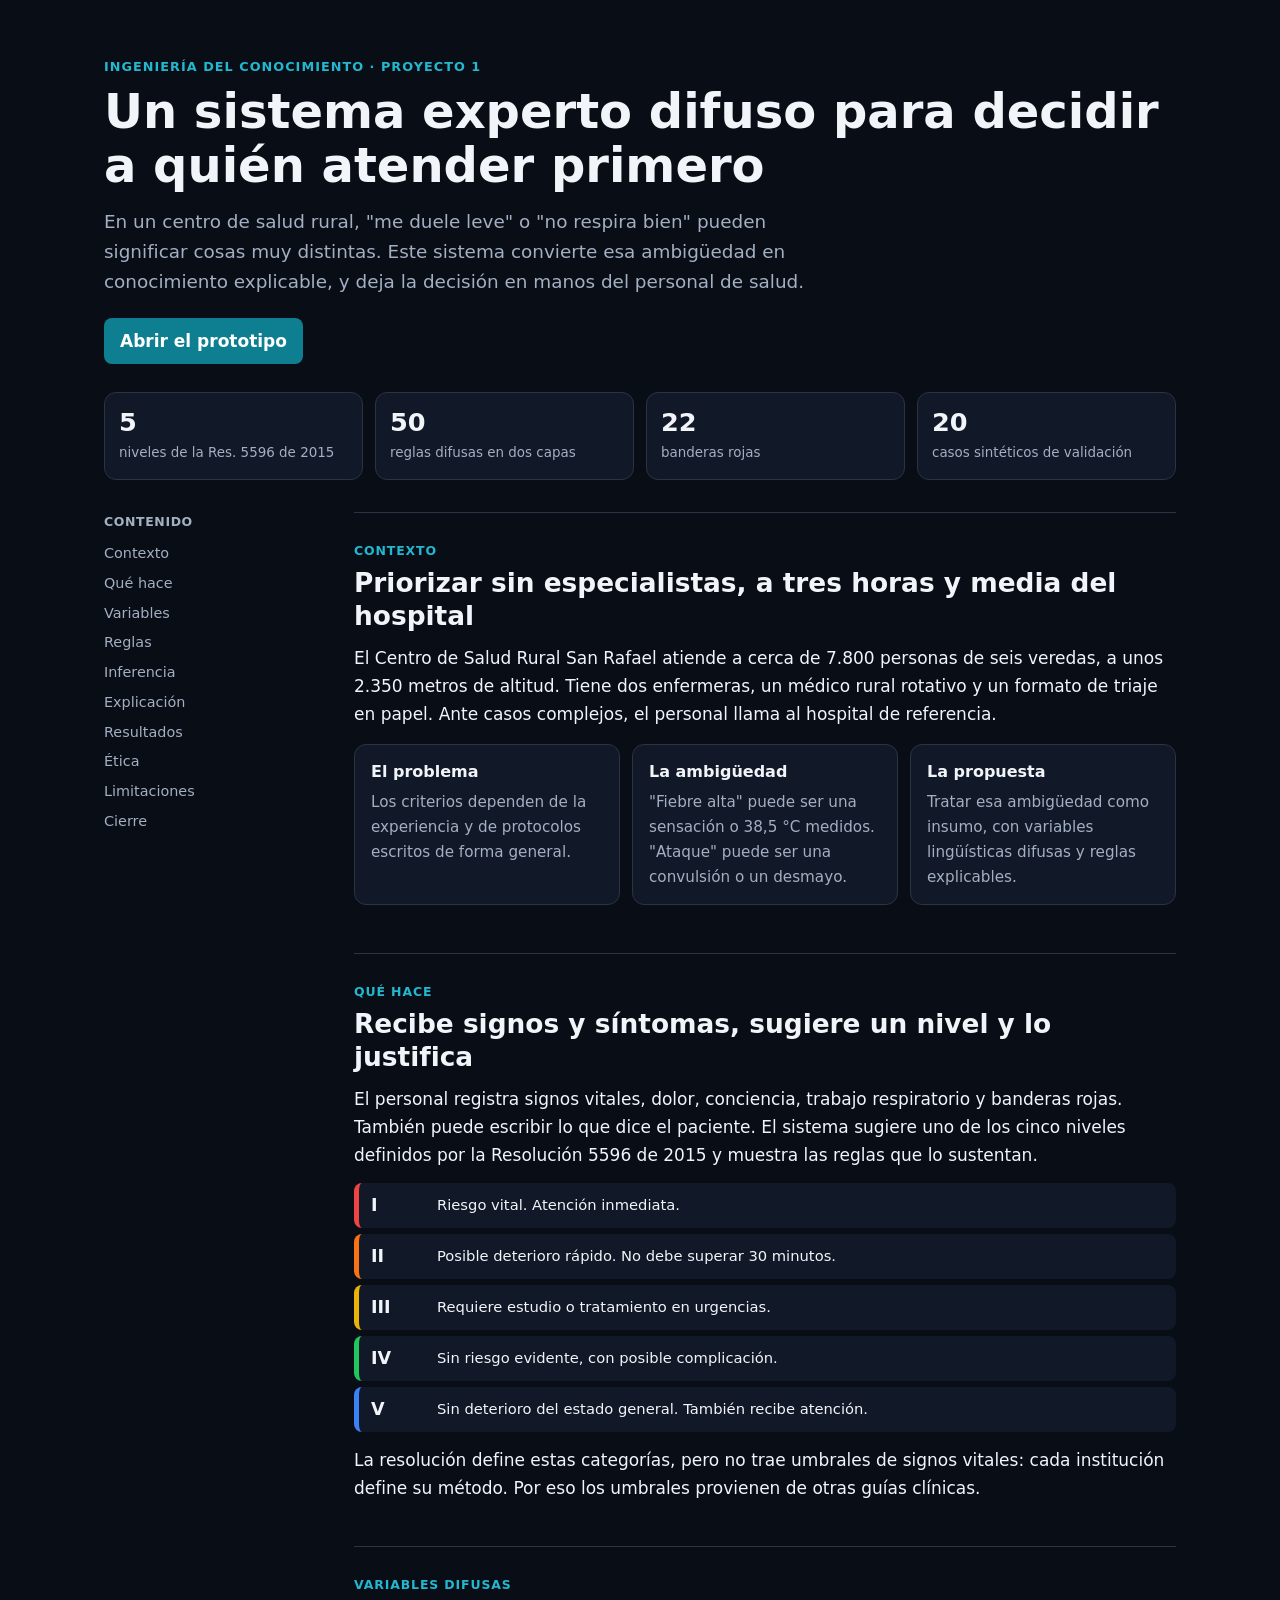
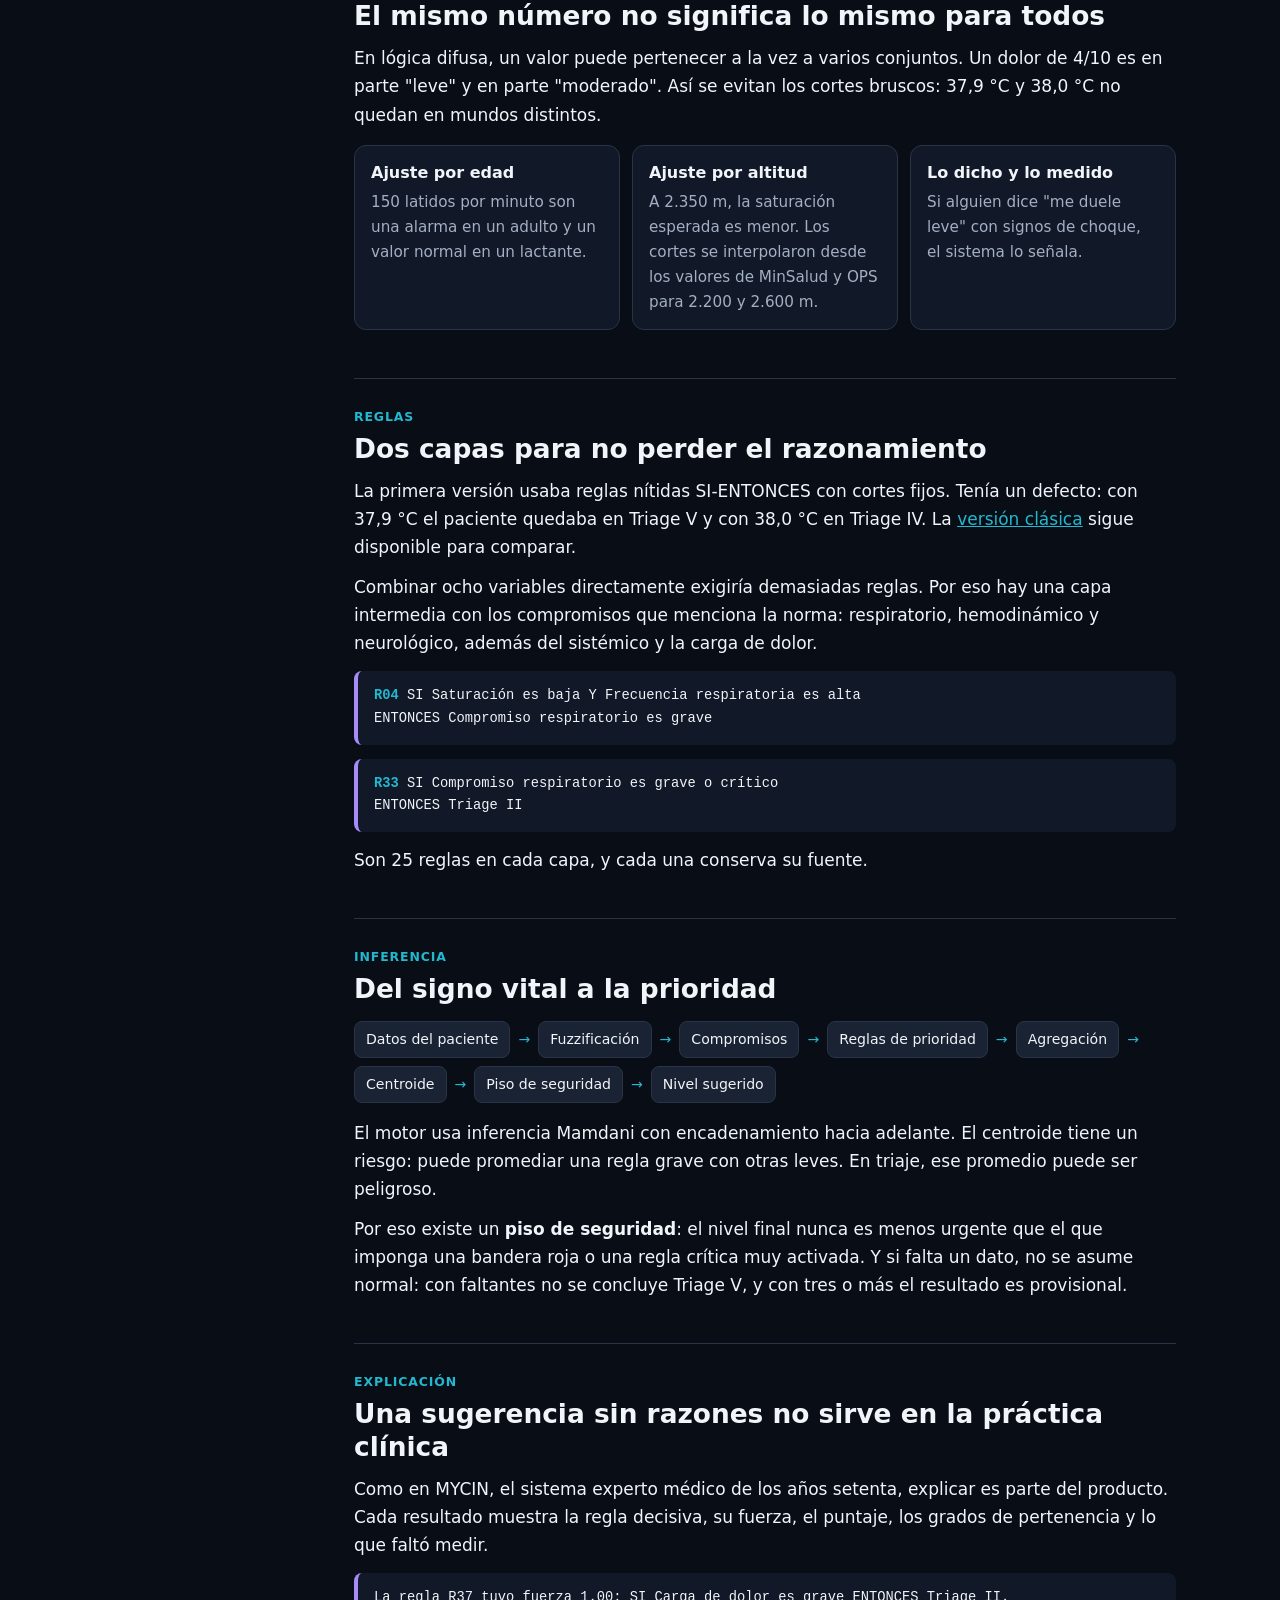
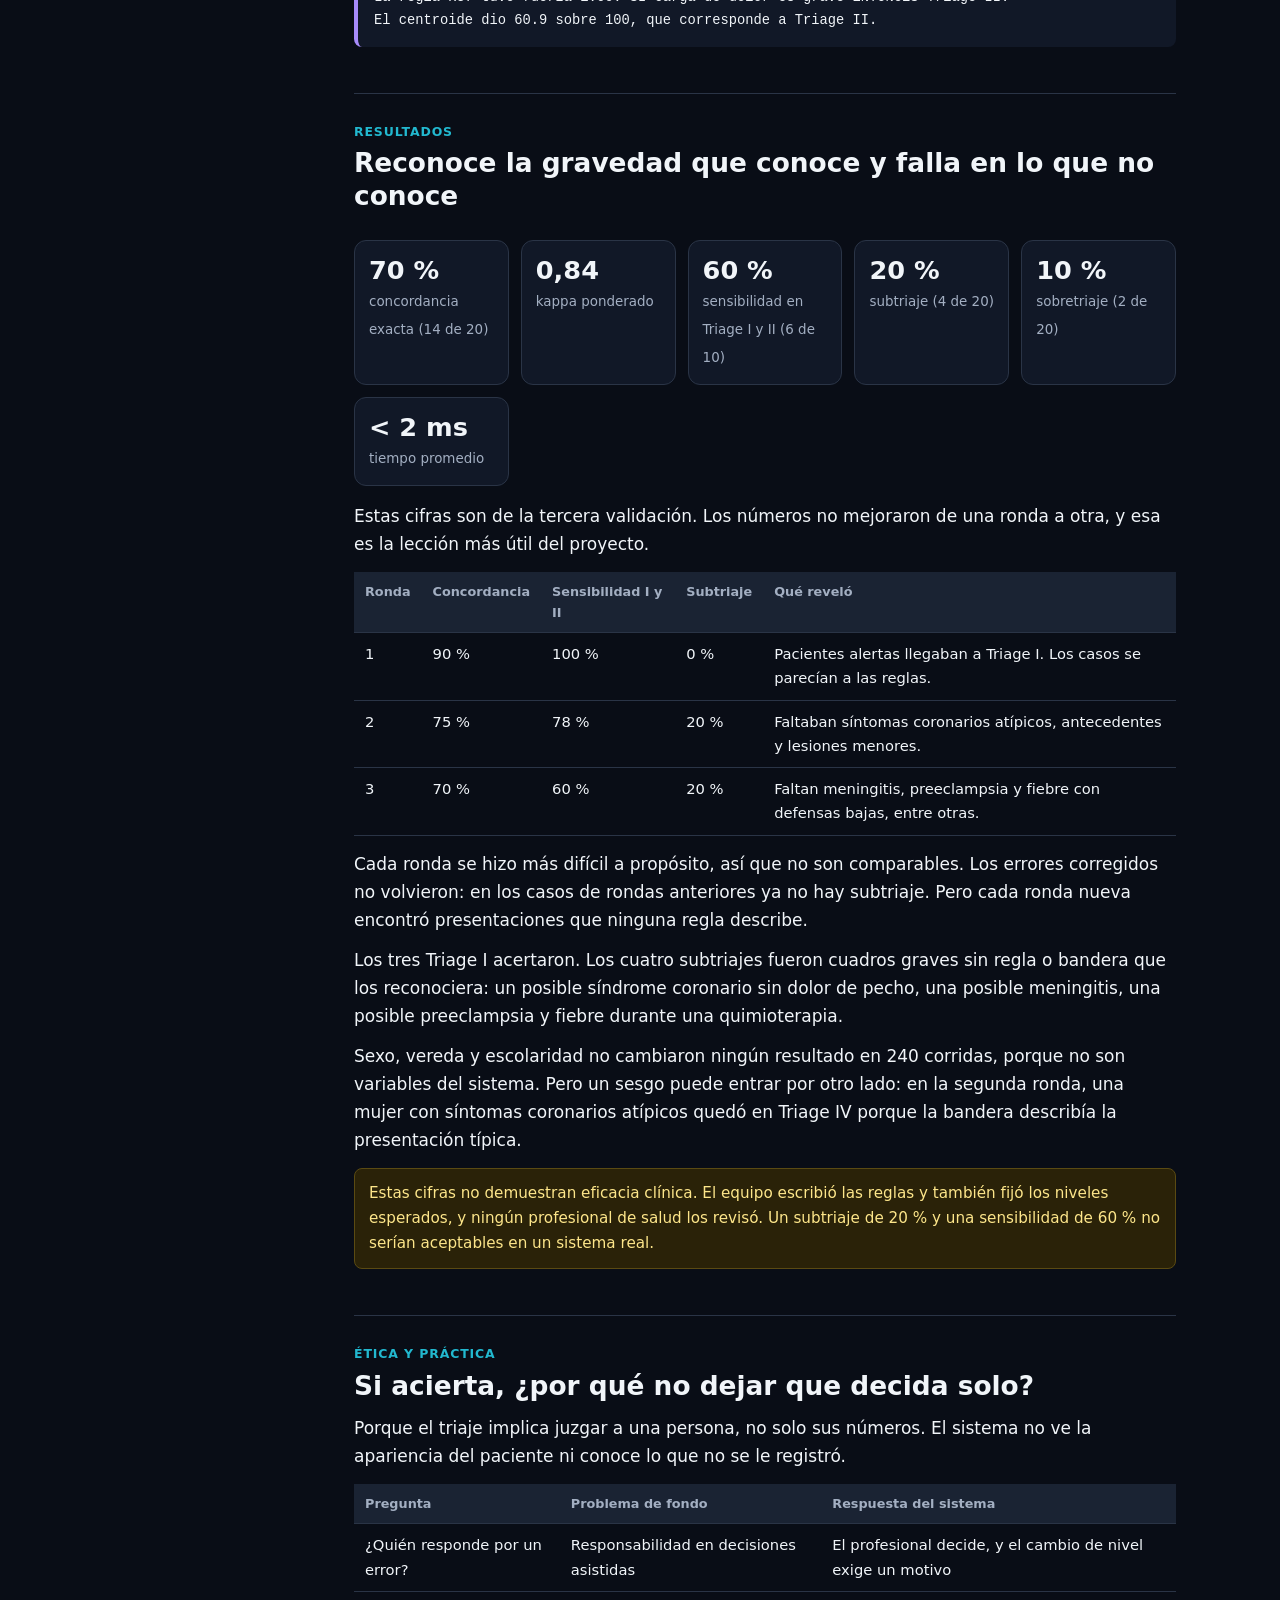
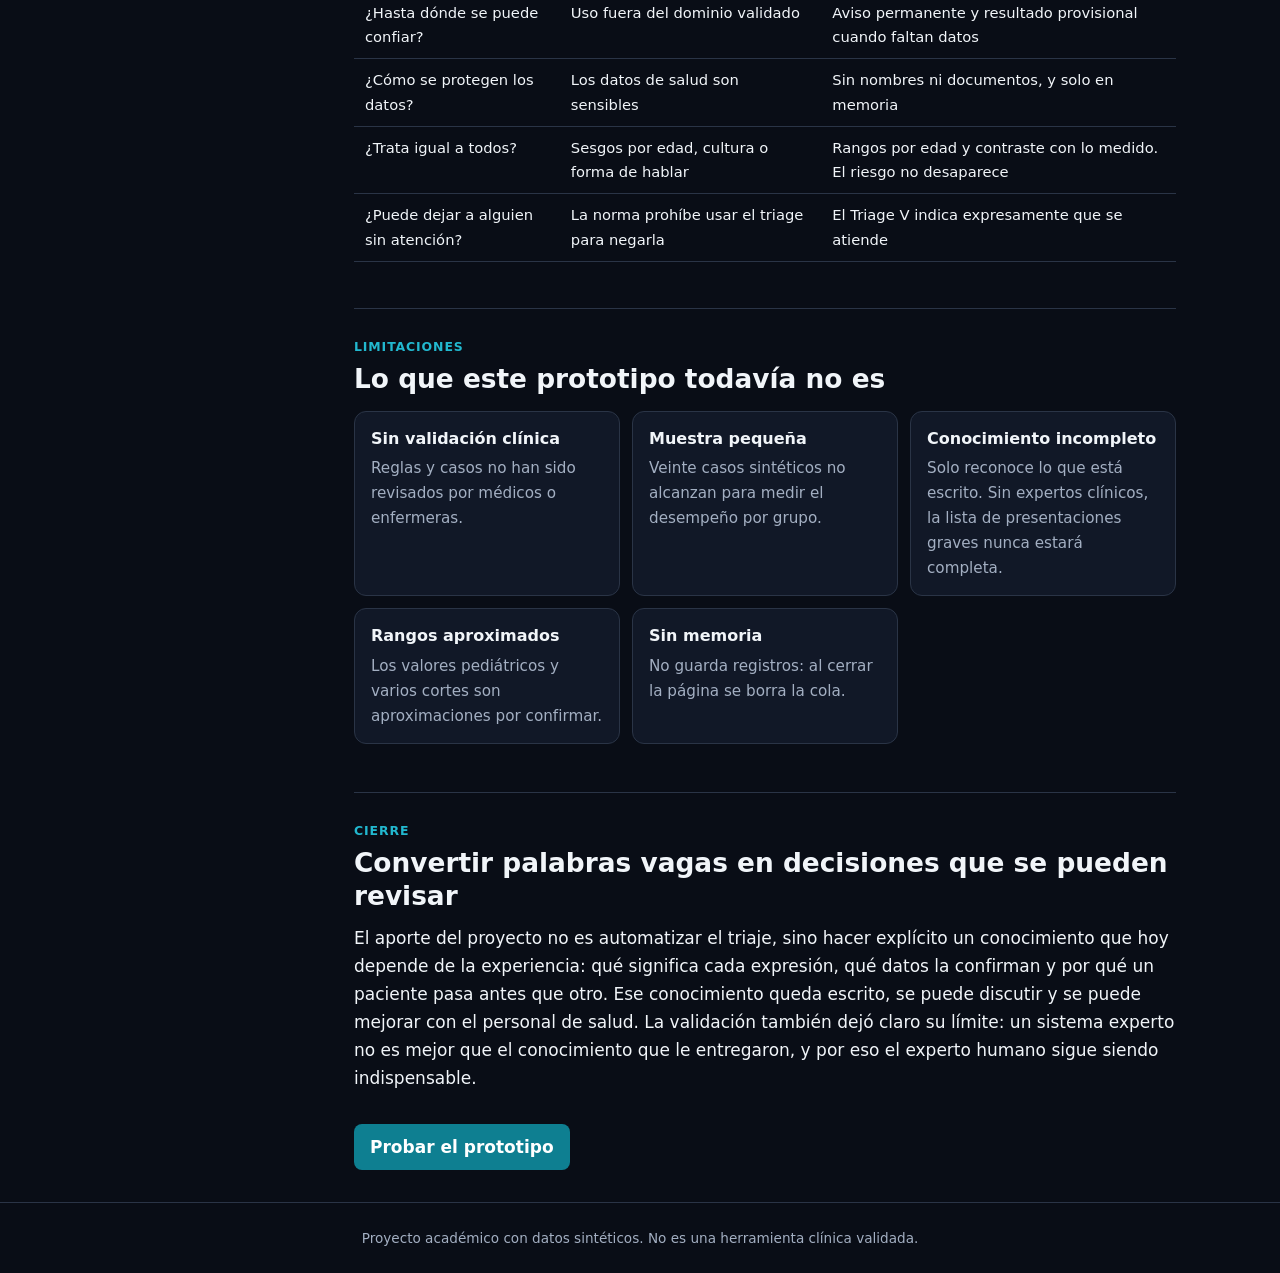
<file: pagina/index.html>
<!DOCTYPE html>
<html lang="es">
<head>
  <meta charset="UTF-8">
  <meta name="viewport" content="width=device-width, initial-scale=1.0">
  <title>Triaje San Rafael: el sistema explicado</title>
  <style>
    :root {
      --fondo: #090d16; --superficie: #111827; --superficie-2: #1a2333; --borde: #2a3446;
      --texto: #f1f5f9; --suave: #a3afc2; --acento: #22b8cf; --violeta: #a78bfa;
      --n1: #ef4444; --n2: #f97316; --n3: #eab308; --n4: #22c55e; --n5: #3b82f6;
    }
    * { box-sizing: border-box; }
    html { scroll-behavior: smooth; scroll-padding-top: 16px; }
    body { margin: 0; background: var(--fondo); color: var(--texto); font: 17px/1.65 "Segoe UI", system-ui, -apple-system, Roboto, sans-serif; }
    a { color: var(--acento); }
    .marco { max-width: 1120px; margin: 0 auto; padding: 0 24px; display: grid; grid-template-columns: 210px minmax(0, 1fr); gap: 40px; }
    header { padding: 56px 24px 32px; max-width: 1120px; margin: 0 auto; }
    .sobretitulo { font-size: .8rem; letter-spacing: .08em; text-transform: uppercase; color: var(--acento); font-weight: 700; margin: 0 0 8px; }
    h1 { font-size: clamp(2rem, 5vw, 3rem); line-height: 1.12; margin: 0 0 14px; }
    .entrada { font-size: 1.15rem; color: var(--suave); max-width: 720px; margin: 0; }
    .boton { display: inline-block; margin-top: 20px; padding: 9px 16px; border-radius: 8px; background: #0e7f91; color: #fff; font-weight: 600; text-decoration: none; }
    .datos { display: grid; grid-template-columns: repeat(auto-fit, minmax(150px, 1fr)); gap: 12px; margin-top: 28px; }
    .dato { padding: 14px; background: var(--superficie); border: 1px solid var(--borde); border-radius: 12px; }
    .dato strong { display: block; font-size: 1.6rem; line-height: 1.2; }
    .dato span { font-size: .84rem; color: var(--suave); }
    nav { position: sticky; top: 16px; align-self: start; font-size: .9rem; }
    nav p { margin: 0 0 6px; font-weight: 700; color: var(--suave); font-size: .78rem; text-transform: uppercase; letter-spacing: .05em; }
    nav a { display: block; padding: 3px 0; color: var(--suave); text-decoration: none; }
    nav a:hover { color: var(--acento); }
    section { padding: 8px 0 32px; border-top: 1px solid var(--borde); }
    section > .rotulo { font-size: .78rem; text-transform: uppercase; letter-spacing: .07em; color: var(--acento); font-weight: 700; margin: 20px 0 0; }
    h2 { font-size: 1.65rem; line-height: 1.25; margin: 4px 0 12px; }
    h3 { margin: 0 0 4px; font-size: 1rem; }
    p { margin: 0 0 12px; }
    .tarjetas { display: grid; grid-template-columns: repeat(auto-fit, minmax(220px, 1fr)); gap: 12px; margin: 16px 0; }
    .tarjeta { padding: 14px 16px; background: var(--superficie); border: 1px solid var(--borde); border-radius: 12px; font-size: .95rem; }
    .tarjeta p { margin: 0; color: var(--suave); }
    .tabla { overflow-x: auto; margin: 14px 0; }
    table { width: 100%; border-collapse: collapse; font-size: .92rem; }
    th { text-align: left; color: var(--suave); background: var(--superficie-2); font-size: .8rem; }
    th, td { padding: 9px 11px; border-bottom: 1px solid var(--borde); vertical-align: top; }
    .regla { padding: 14px 16px; margin: 14px 0; background: var(--superficie); border-left: 4px solid var(--violeta); border-radius: 8px; font-family: "Cascadia Mono", Consolas, monospace; font-size: .86rem; overflow-x: auto; }
    .regla b { color: var(--acento); }
    .flujo { display: flex; flex-wrap: wrap; gap: 8px; align-items: center; margin: 16px 0; font-size: .88rem; }
    .flujo span { padding: 6px 11px; background: var(--superficie-2); border: 1px solid var(--borde); border-radius: 8px; }
    .flujo i { font-style: normal; color: var(--acento); }
    .niveles { display: grid; gap: 6px; margin: 14px 0; }
    .nivel { display: grid; grid-template-columns: 54px minmax(0, 1fr); gap: 12px; align-items: center; padding: 8px 12px; background: var(--superficie); border-radius: 8px; border-left: 5px solid; font-size: .92rem; }
    .nivel b { font-size: 1.1rem; }
    .nota { padding: 12px 14px; margin: 14px 0; background: #2a2208; border: 1px solid #5a4a12; border-radius: 8px; color: #fde68a; font-size: .95rem; }
    footer { padding: 24px; text-align: center; color: var(--suave); font-size: .85rem; border-top: 1px solid var(--borde); }
    @media (max-width: 860px) {
      .marco { display: block; padding: 0 16px; }
      header { padding: 32px 16px 20px; }
      nav { position: static; margin-bottom: 20px; }
      nav a { display: inline-block; margin-right: 12px; }
    }
  </style>
</head>
<body>
  <header>
    <p class="sobretitulo">Ingeniería del Conocimiento · Proyecto 1</p>
    <h1>Un sistema experto difuso para decidir a quién atender primero</h1>
    <p class="entrada">En un centro de salud rural, "me duele leve" o "no respira bien" pueden significar cosas muy distintas. Este sistema convierte esa ambigüedad en conocimiento explicable, y deja la decisión en manos del personal de salud.</p>
    <a class="boton" href="../prototipo/index.html">Abrir el prototipo</a>
    <div class="datos">
      <div class="dato"><strong>5</strong><span>niveles de la Res. 5596 de 2015</span></div>
      <div class="dato"><strong>50</strong><span>reglas difusas en dos capas</span></div>
      <div class="dato"><strong>22</strong><span>banderas rojas</span></div>
      <div class="dato"><strong>20</strong><span>casos sintéticos de validación</span></div>
    </div>
  </header>

  <div class="marco">
    <nav aria-label="Contenido">
      <p>Contenido</p>
      <a href="#contexto">Contexto</a>
      <a href="#que-hace">Qué hace</a>
      <a href="#variables">Variables</a>
      <a href="#reglas">Reglas</a>
      <a href="#inferencia">Inferencia</a>
      <a href="#explicacion">Explicación</a>
      <a href="#resultados">Resultados</a>
      <a href="#etica">Ética</a>
      <a href="#limitaciones">Limitaciones</a>
      <a href="#cierre">Cierre</a>
    </nav>

    <main>
      <section id="contexto">
        <p class="rotulo">Contexto</p>
        <h2>Priorizar sin especialistas, a tres horas y media del hospital</h2>
        <p>El Centro de Salud Rural San Rafael atiende a cerca de 7.800 personas de seis veredas, a unos 2.350 metros de altitud. Tiene dos enfermeras, un médico rural rotativo y un formato de triaje en papel. Ante casos complejos, el personal llama al hospital de referencia.</p>
        <div class="tarjetas">
          <div class="tarjeta"><h3>El problema</h3><p>Los criterios dependen de la experiencia y de protocolos escritos de forma general.</p></div>
          <div class="tarjeta"><h3>La ambigüedad</h3><p>"Fiebre alta" puede ser una sensación o 38,5 °C medidos. "Ataque" puede ser una convulsión o un desmayo.</p></div>
          <div class="tarjeta"><h3>La propuesta</h3><p>Tratar esa ambigüedad como insumo, con variables lingüísticas difusas y reglas explicables.</p></div>
        </div>
      </section>

      <section id="que-hace">
        <p class="rotulo">Qué hace</p>
        <h2>Recibe signos y síntomas, sugiere un nivel y lo justifica</h2>
        <p>El personal registra signos vitales, dolor, conciencia, trabajo respiratorio y banderas rojas. También puede escribir lo que dice el paciente. El sistema sugiere uno de los cinco niveles definidos por la Resolución 5596 de 2015 y muestra las reglas que lo sustentan.</p>
        <div class="niveles">
          <div class="nivel" style="border-color:var(--n1)"><b>I</b><span>Riesgo vital. Atención inmediata.</span></div>
          <div class="nivel" style="border-color:var(--n2)"><b>II</b><span>Posible deterioro rápido. No debe superar 30 minutos.</span></div>
          <div class="nivel" style="border-color:var(--n3)"><b>III</b><span>Requiere estudio o tratamiento en urgencias.</span></div>
          <div class="nivel" style="border-color:var(--n4)"><b>IV</b><span>Sin riesgo evidente, con posible complicación.</span></div>
          <div class="nivel" style="border-color:var(--n5)"><b>V</b><span>Sin deterioro del estado general. También recibe atención.</span></div>
        </div>
        <p>La resolución define estas categorías, pero no trae umbrales de signos vitales: cada institución define su método. Por eso los umbrales provienen de otras guías clínicas.</p>
      </section>

      <section id="variables">
        <p class="rotulo">Variables difusas</p>
        <h2>El mismo número no significa lo mismo para todos</h2>
        <p>En lógica difusa, un valor puede pertenecer a la vez a varios conjuntos. Un dolor de 4/10 es en parte "leve" y en parte "moderado". Así se evitan los cortes bruscos: 37,9 °C y 38,0 °C no quedan en mundos distintos.</p>
        <div class="tarjetas">
          <div class="tarjeta"><h3>Ajuste por edad</h3><p>150 latidos por minuto son una alarma en un adulto y un valor normal en un lactante.</p></div>
          <div class="tarjeta"><h3>Ajuste por altitud</h3><p>A 2.350 m, la saturación esperada es menor. Los cortes se interpolaron desde los valores de MinSalud y OPS para 2.200 y 2.600 m.</p></div>
          <div class="tarjeta"><h3>Lo dicho y lo medido</h3><p>Si alguien dice "me duele leve" con signos de choque, el sistema lo señala.</p></div>
        </div>
      </section>

      <section id="reglas">
        <p class="rotulo">Reglas</p>
        <h2>Dos capas para no perder el razonamiento</h2>
        <p>La primera versión usaba reglas nítidas SI-ENTONCES con cortes fijos. Tenía un defecto: con 37,9 °C el paciente quedaba en Triage V y con 38,0 °C en Triage IV. La <a href="../prototipo/clasico/index.html">versión clásica</a> sigue disponible para comparar.</p>
        <p>Combinar ocho variables directamente exigiría demasiadas reglas. Por eso hay una capa intermedia con los compromisos que menciona la norma: respiratorio, hemodinámico y neurológico, además del sistémico y la carga de dolor.</p>
        <div class="regla"><b>R04</b> SI Saturación es baja Y Frecuencia respiratoria es alta<br>ENTONCES Compromiso respiratorio es grave</div>
        <div class="regla"><b>R33</b> SI Compromiso respiratorio es grave o crítico<br>ENTONCES Triage II</div>
        <p>Son 25 reglas en cada capa, y cada una conserva su fuente.</p>
      </section>

      <section id="inferencia">
        <p class="rotulo">Inferencia</p>
        <h2>Del signo vital a la prioridad</h2>
        <div class="flujo">
          <span>Datos del paciente</span><i>→</i><span>Fuzzificación</span><i>→</i><span>Compromisos</span><i>→</i><span>Reglas de prioridad</span><i>→</i><span>Agregación</span><i>→</i><span>Centroide</span><i>→</i><span>Piso de seguridad</span><i>→</i><span>Nivel sugerido</span>
        </div>
        <p>El motor usa inferencia Mamdani con encadenamiento hacia adelante. El centroide tiene un riesgo: puede promediar una regla grave con otras leves. En triaje, ese promedio puede ser peligroso.</p>
        <p>Por eso existe un <strong>piso de seguridad</strong>: el nivel final nunca es menos urgente que el que imponga una bandera roja o una regla crítica muy activada. Y si falta un dato, no se asume normal: con faltantes no se concluye Triage V, y con tres o más el resultado es provisional.</p>
      </section>

      <section id="explicacion">
        <p class="rotulo">Explicación</p>
        <h2>Una sugerencia sin razones no sirve en la práctica clínica</h2>
        <p>Como en MYCIN, el sistema experto médico de los años setenta, explicar es parte del producto. Cada resultado muestra la regla decisiva, su fuerza, el puntaje, los grados de pertenencia y lo que faltó medir.</p>
        <div class="regla">La regla R37 tuvo fuerza 1.00: SI Carga de dolor es grave ENTONCES Triage II.<br>El centroide dio 60.9 sobre 100, que corresponde a Triage II.</div>
      </section>

      <section id="resultados">
        <p class="rotulo">Resultados</p>
        <h2>Reconoce la gravedad que conoce y falla en lo que no conoce</h2>
        <div class="datos">
          <div class="dato"><strong>70 %</strong><span>concordancia exacta (14 de 20)</span></div>
          <div class="dato"><strong>0,84</strong><span>kappa ponderado</span></div>
          <div class="dato"><strong>60 %</strong><span>sensibilidad en Triage I y II (6 de 10)</span></div>
          <div class="dato"><strong>20 %</strong><span>subtriaje (4 de 20)</span></div>
          <div class="dato"><strong>10 %</strong><span>sobretriaje (2 de 20)</span></div>
          <div class="dato"><strong>&lt; 2 ms</strong><span>tiempo promedio</span></div>
        </div>
        <p style="margin-top:16px">Estas cifras son de la tercera validación. Los números no mejoraron de una ronda a otra, y esa es la lección más útil del proyecto.</p>
        <div class="tabla"><table>
          <thead><tr><th>Ronda</th><th>Concordancia</th><th>Sensibilidad I y II</th><th>Subtriaje</th><th>Qué reveló</th></tr></thead>
          <tbody>
            <tr><td>1</td><td>90 %</td><td>100 %</td><td>0 %</td><td>Pacientes alertas llegaban a Triage I. Los casos se parecían a las reglas.</td></tr>
            <tr><td>2</td><td>75 %</td><td>78 %</td><td>20 %</td><td>Faltaban síntomas coronarios atípicos, antecedentes y lesiones menores.</td></tr>
            <tr><td>3</td><td>70 %</td><td>60 %</td><td>20 %</td><td>Faltan meningitis, preeclampsia y fiebre con defensas bajas, entre otras.</td></tr>
          </tbody>
        </table></div>
        <p>Cada ronda se hizo más difícil a propósito, así que no son comparables. Los errores corregidos no volvieron: en los casos de rondas anteriores ya no hay subtriaje. Pero cada ronda nueva encontró presentaciones que ninguna regla describe.</p>
        <p>Los tres Triage I acertaron. Los cuatro subtriajes fueron cuadros graves sin regla o bandera que los reconociera: un posible síndrome coronario sin dolor de pecho, una posible meningitis, una posible preeclampsia y fiebre durante una quimioterapia.</p>
        <p>Sexo, vereda y escolaridad no cambiaron ningún resultado en 240 corridas, porque no son variables del sistema. Pero un sesgo puede entrar por otro lado: en la segunda ronda, una mujer con síntomas coronarios atípicos quedó en Triage IV porque la bandera describía la presentación típica.</p>
        <p class="nota">Estas cifras no demuestran eficacia clínica. El equipo escribió las reglas y también fijó los niveles esperados, y ningún profesional de salud los revisó. Un subtriaje de 20 % y una sensibilidad de 60 % no serían aceptables en un sistema real.</p>
      </section>

      <section id="etica">
        <p class="rotulo">Ética y práctica</p>
        <h2>Si acierta, ¿por qué no dejar que decida solo?</h2>
        <p>Porque el triaje implica juzgar a una persona, no solo sus números. El sistema no ve la apariencia del paciente ni conoce lo que no se le registró.</p>
        <div class="tabla"><table>
          <thead><tr><th>Pregunta</th><th>Problema de fondo</th><th>Respuesta del sistema</th></tr></thead>
          <tbody>
            <tr><td>¿Quién responde por un error?</td><td>Responsabilidad en decisiones asistidas</td><td>El profesional decide, y el cambio de nivel exige un motivo</td></tr>
            <tr><td>¿Hasta dónde se puede confiar?</td><td>Uso fuera del dominio validado</td><td>Aviso permanente y resultado provisional cuando faltan datos</td></tr>
            <tr><td>¿Cómo se protegen los datos?</td><td>Los datos de salud son sensibles</td><td>Sin nombres ni documentos, y solo en memoria</td></tr>
            <tr><td>¿Trata igual a todos?</td><td>Sesgos por edad, cultura o forma de hablar</td><td>Rangos por edad y contraste con lo medido. El riesgo no desaparece</td></tr>
            <tr><td>¿Puede dejar a alguien sin atención?</td><td>La norma prohíbe usar el triage para negarla</td><td>El Triage V indica expresamente que se atiende</td></tr>
          </tbody>
        </table></div>
      </section>

      <section id="limitaciones">
        <p class="rotulo">Limitaciones</p>
        <h2>Lo que este prototipo todavía no es</h2>
        <div class="tarjetas">
          <div class="tarjeta"><h3>Sin validación clínica</h3><p>Reglas y casos no han sido revisados por médicos o enfermeras.</p></div>
          <div class="tarjeta"><h3>Muestra pequeña</h3><p>Veinte casos sintéticos no alcanzan para medir el desempeño por grupo.</p></div>
          <div class="tarjeta"><h3>Conocimiento incompleto</h3><p>Solo reconoce lo que está escrito. Sin expertos clínicos, la lista de presentaciones graves nunca estará completa.</p></div>
          <div class="tarjeta"><h3>Rangos aproximados</h3><p>Los valores pediátricos y varios cortes son aproximaciones por confirmar.</p></div>
          <div class="tarjeta"><h3>Sin memoria</h3><p>No guarda registros: al cerrar la página se borra la cola.</p></div>
        </div>
      </section>

      <section id="cierre">
        <p class="rotulo">Cierre</p>
        <h2>Convertir palabras vagas en decisiones que se pueden revisar</h2>
        <p>El aporte del proyecto no es automatizar el triaje, sino hacer explícito un conocimiento que hoy depende de la experiencia: qué significa cada expresión, qué datos la confirman y por qué un paciente pasa antes que otro. Ese conocimiento queda escrito, se puede discutir y se puede mejorar con el personal de salud. La validación también dejó claro su límite: un sistema experto no es mejor que el conocimiento que le entregaron, y por eso el experto humano sigue siendo indispensable.</p>
        <a class="boton" href="../prototipo/index.html">Probar el prototipo</a>
      </section>
    </main>
  </div>

  <footer>Proyecto académico con datos sintéticos. No es una herramienta clínica validada.</footer>
</body>
</html>
</file>
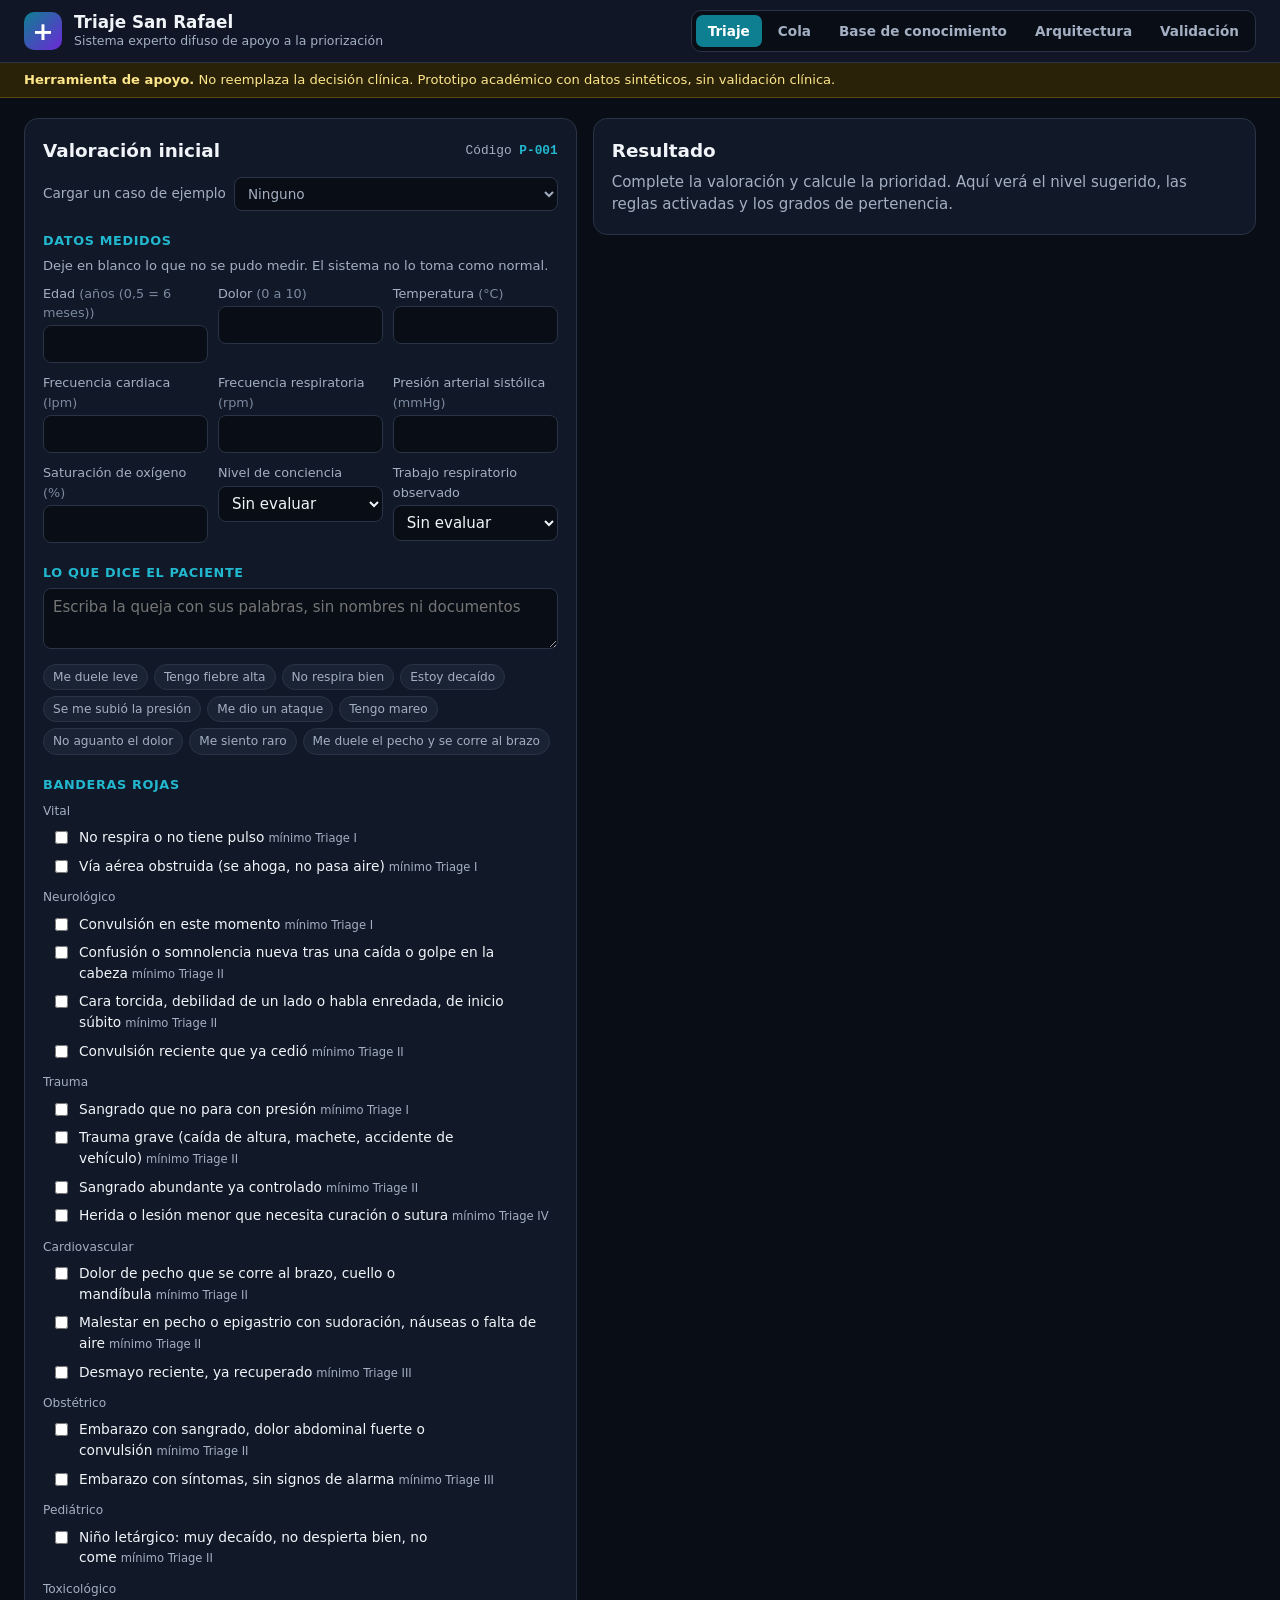
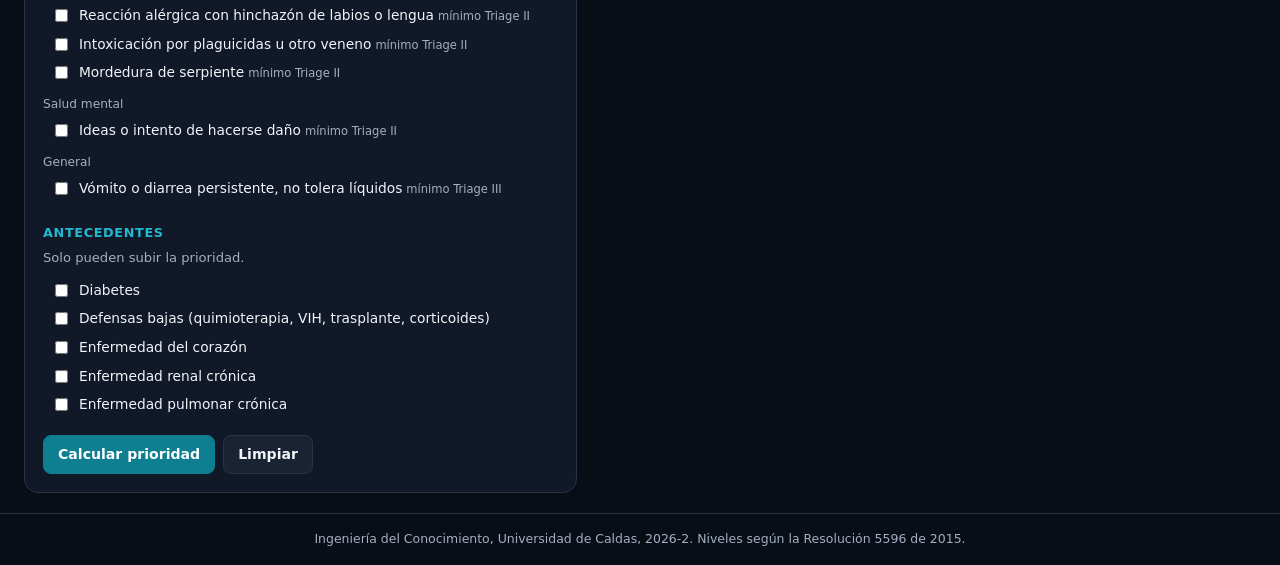
<file: prototipo/index.html>
<!DOCTYPE html>
<html lang="es">
<head>
  <meta charset="UTF-8">
  <meta name="viewport" content="width=device-width, initial-scale=1.0">
  <title>Triaje San Rafael</title>
  <link rel="stylesheet" href="css/estilos.css">
</head>
<body>
  <header class="cabecera">
    <div class="marca">
      <span class="marca-icono" aria-hidden="true">+</span>
      <div>
        <h1>Triaje San Rafael</h1>
        <p>Sistema experto difuso de apoyo a la priorización</p>
      </div>
    </div>
    <nav class="pestanas" aria-label="Secciones">
      <button class="pestana activa" data-pestana="triaje">Triaje</button>
      <button class="pestana" data-pestana="cola">Cola <span id="contador-cola" class="contador" hidden>0</span></button>
      <button class="pestana" data-pestana="base">Base de conocimiento</button>
      <button class="pestana" data-pestana="arquitectura">Arquitectura</button>
      <button class="pestana" data-pestana="validacion">Validación</button>
    </nav>
  </header>

  <p class="aviso-clinico" role="note">
    <strong>Herramienta de apoyo.</strong> No reemplaza la decisión clínica. Prototipo académico con datos sintéticos, sin validación clínica.
  </p>

  <main>
    <section id="vista-triaje" class="vista">
      <div class="dos-columnas">
        <form id="formulario" class="tarjeta" novalidate>
          <div class="titulo-tarjeta">
            <h2>Valoración inicial</h2>
            <span class="etiqueta-codigo">Código <strong id="codigo-paciente">P-001</strong></span>
          </div>

          <div class="fila-ejemplo">
            <label for="ejemplo">Cargar un caso de ejemplo</label>
            <select id="ejemplo"></select>
          </div>

          <h3>Datos medidos</h3>
          <p class="ayuda">Deje en blanco lo que no se pudo medir. El sistema no lo toma como normal.</p>
          <div id="campos-medidos" class="rejilla-campos"></div>

          <h3>Lo que dice el paciente</h3>
          <textarea id="texto-paciente" rows="2" placeholder="Escriba la queja con sus palabras, sin nombres ni documentos"></textarea>
          <div id="frases" class="frases"></div>
          <div id="interpretaciones"></div>

          <h3>Banderas rojas</h3>
          <div id="banderas"></div>

          <h3>Antecedentes</h3>
          <p class="ayuda">Solo pueden subir la prioridad.</p>
          <div id="antecedentes"></div>

          <p id="error-formulario" class="error" role="alert" hidden></p>
          <div class="acciones">
            <button type="submit" class="boton principal">Calcular prioridad</button>
            <button type="button" id="limpiar" class="boton">Limpiar</button>
          </div>
        </form>

        <div id="resultado" class="resultado" aria-live="polite">
          <div class="tarjeta vacio">
            <h2>Resultado</h2>
            <p>Complete la valoración y calcule la prioridad. Aquí verá el nivel sugerido, las reglas activadas y los grados de pertenencia.</p>
          </div>
        </div>
      </div>
    </section>

    <section id="vista-cola" class="vista" hidden>
      <div class="tarjeta">
        <h2>Cola de atención</h2>
        <p class="ayuda">Ordenada por nivel decidido, puntaje y hora de llegada. Los datos viven solo en esta pestaña: al cerrarla se borran.</p>
        <div id="cola"></div>
      </div>
    </section>

    <section id="vista-base" class="vista" hidden></section>
    <section id="vista-arquitectura" class="vista" hidden></section>
    <section id="vista-validacion" class="vista" hidden></section>
  </main>

  <footer class="pie">
    Ingeniería del Conocimiento, Universidad de Caldas, 2026-2. Niveles según la Resolución 5596 de 2015.
  </footer>

  <script src="js/conocimiento/variables.js"></script>
  <script src="js/conocimiento/banderas.js"></script>
  <script src="js/conocimiento/reglas.js"></script>
  <script src="js/conocimiento/ontologia.js"></script>
  <script src="js/conocimiento/expresiones.js"></script>
  <script src="js/motor/difuso.js"></script>
  <script src="js/motor/inferencia.js"></script>
  <script src="js/motor/explicacion.js"></script>
  <script src="js/motor/metricas.js"></script>
  <script src="datos/casos.js"></script>
  <script src="js/ui/comun.js"></script>
  <script src="js/ui/cola.js"></script>
  <script src="js/ui/triaje.js"></script>
  <script src="js/ui/base.js"></script>
  <script src="js/ui/arquitectura.js"></script>
  <script src="js/ui/validacion.js"></script>
</body>
</html>
</file>
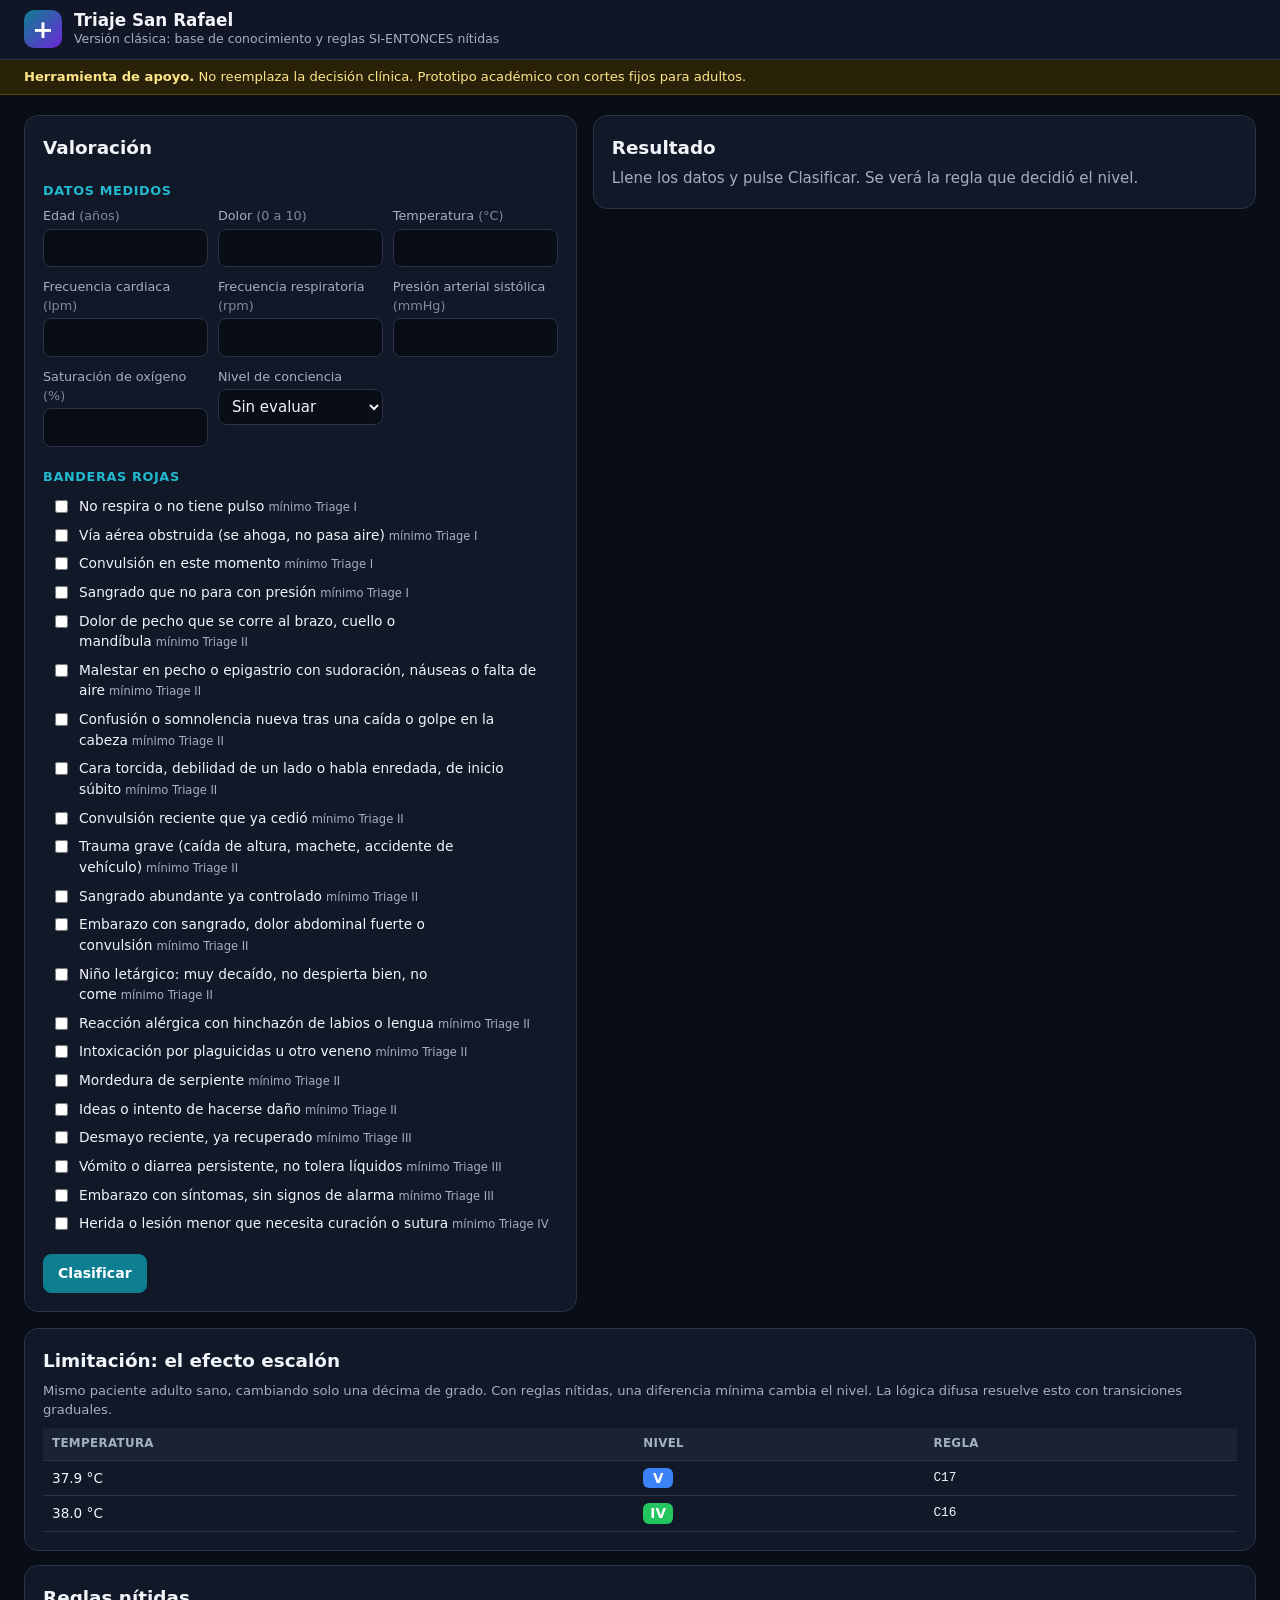
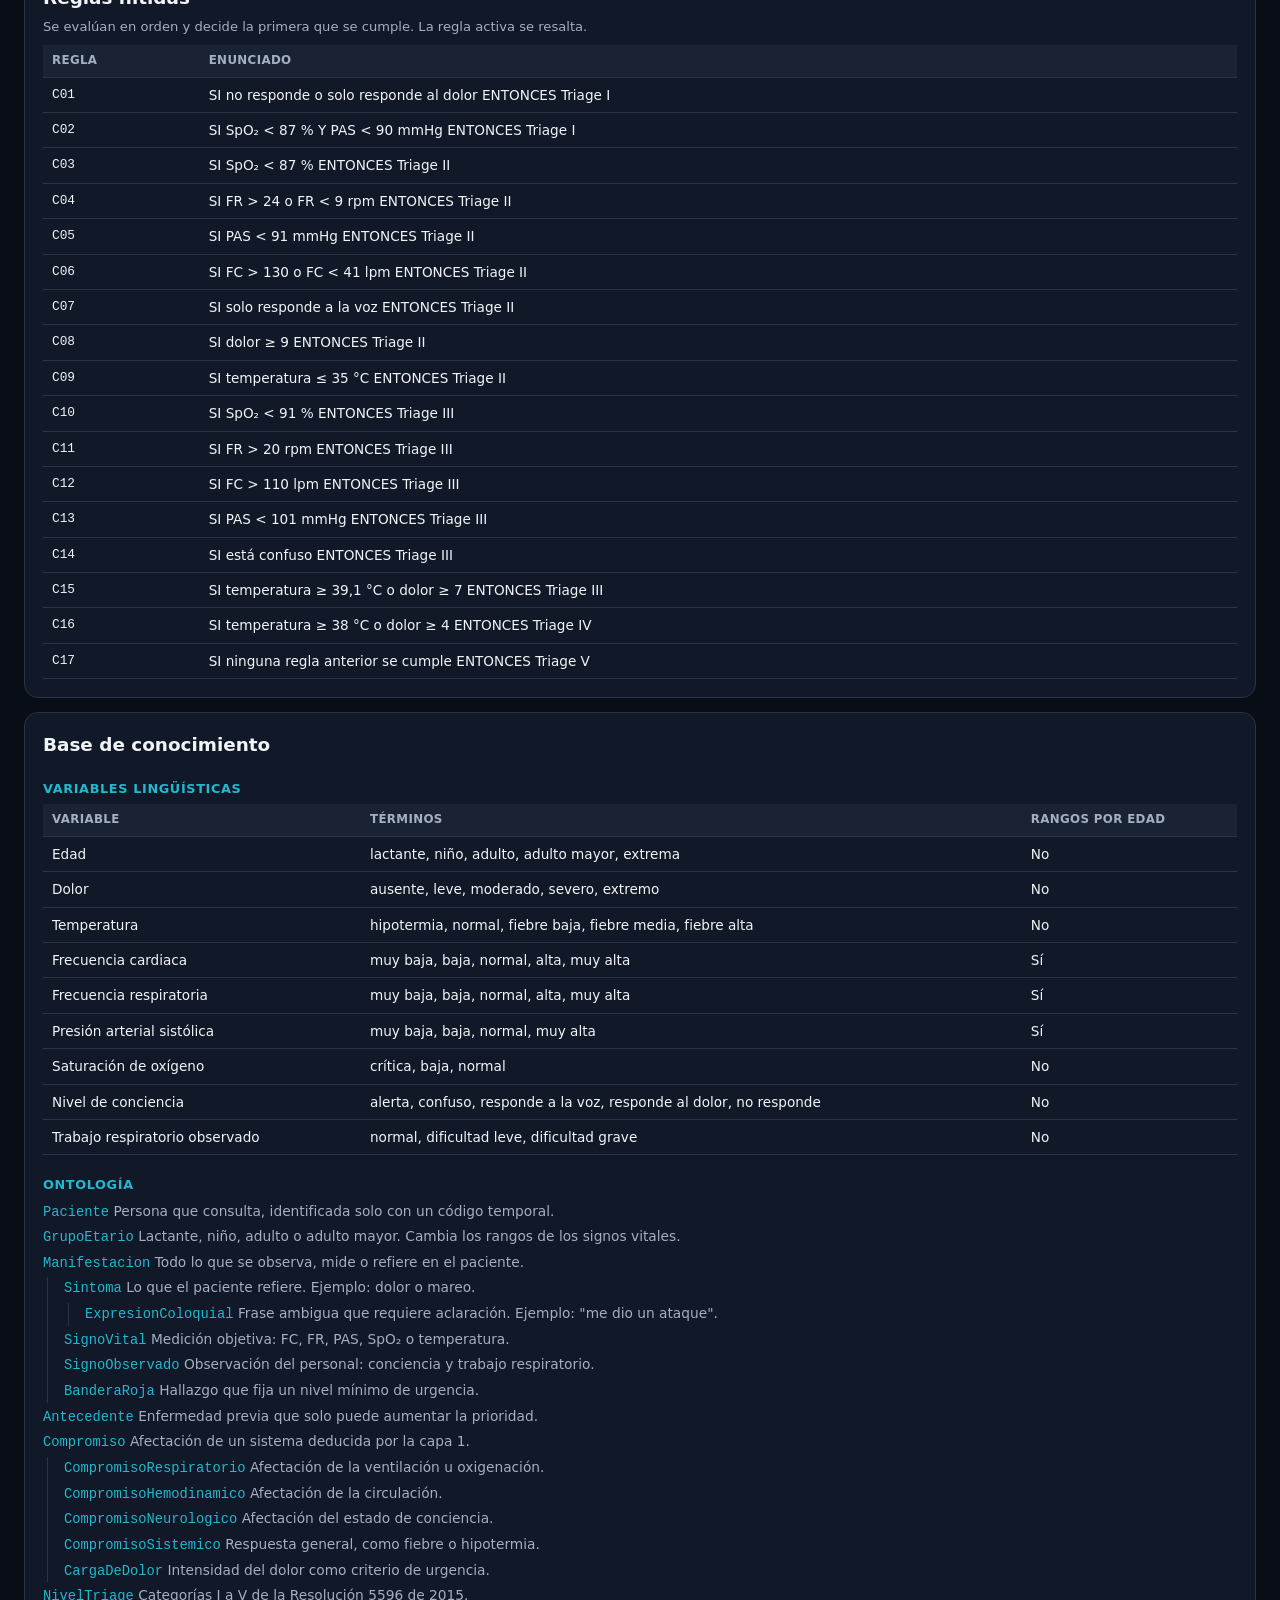
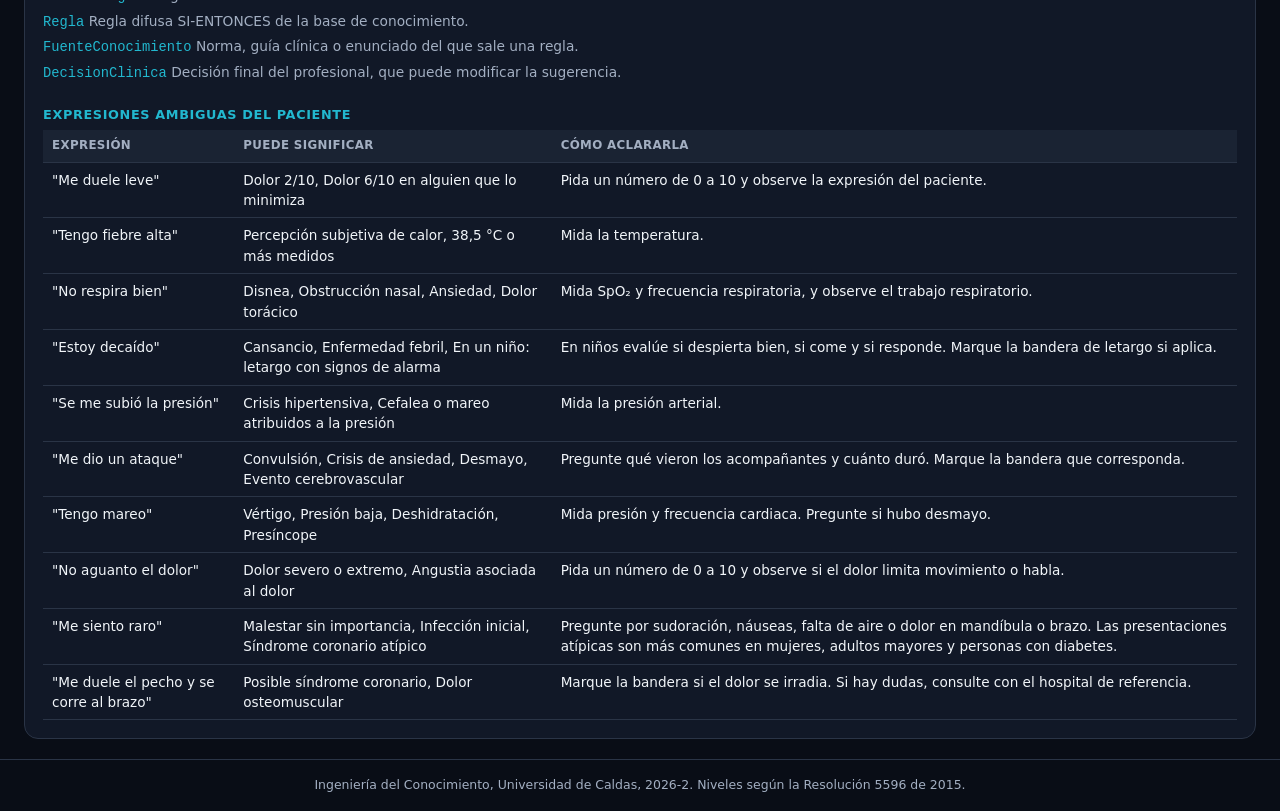
<file: prototipo/clasico/index.html>
<!DOCTYPE html>
<html lang="es">
<head>
  <meta charset="UTF-8">
  <meta name="viewport" content="width=device-width, initial-scale=1.0">
  <title>Triaje San Rafael: versión clásica</title>
  <link rel="stylesheet" href="../css/estilos.css">
  <style>
    tr.activa td { background: #123524; font-weight: 600; }
    .seccion { margin-top: 16px; }
  </style>
</head>
<body>
  <header class="cabecera">
    <div class="marca">
      <span class="marca-icono" aria-hidden="true">+</span>
      <div>
        <h1>Triaje San Rafael</h1>
        <p>Versión clásica: base de conocimiento y reglas SI-ENTONCES nítidas</p>
      </div>
    </div>
  </header>

  <p class="aviso-clinico" role="note">
    <strong>Herramienta de apoyo.</strong> No reemplaza la decisión clínica. Prototipo académico con cortes fijos para adultos.
  </p>

  <main>
    <div class="dos-columnas">
      <form id="formulario" class="tarjeta" novalidate>
        <h2>Valoración</h2>
        <h3>Datos medidos</h3>
        <div id="campos" class="rejilla-campos"></div>
        <h3>Banderas rojas</h3>
        <div id="lista-banderas"></div>
        <div class="acciones"><button type="submit" class="boton principal">Clasificar</button></div>
      </form>

      <div id="resultado" class="resultado" aria-live="polite">
        <div class="tarjeta vacio"><h2>Resultado</h2><p>Llene los datos y pulse Clasificar. Se verá la regla que decidió el nivel.</p></div>
      </div>
    </div>

    <div class="tarjeta seccion">
      <h2>Limitación: el efecto escalón</h2>
      <p class="ayuda" style="margin-top:6px">Mismo paciente adulto sano, cambiando solo una décima de grado. Con reglas nítidas, una diferencia mínima cambia el nivel. La lógica difusa resuelve esto con transiciones graduales.</p>
      <div id="escalon"></div>
    </div>

    <div class="tarjeta seccion">
      <h2>Reglas nítidas</h2>
      <p class="ayuda" style="margin-top:6px">Se evalúan en orden y decide la primera que se cumple. La regla activa se resalta.</p>
      <div class="tabla-marco"><table><thead><tr><th>Regla</th><th>Enunciado</th></tr></thead><tbody id="tabla-reglas"></tbody></table></div>
    </div>

    <div class="tarjeta seccion">
      <h2>Base de conocimiento</h2>
      <h3>Variables lingüísticas</h3>
      <div class="tabla-marco"><table><thead><tr><th>Variable</th><th>Términos</th><th>Rangos por edad</th></tr></thead><tbody id="tabla-variables"></tbody></table></div>
      <h3>Ontología</h3>
      <ul id="ontologia" class="arbol"></ul>
      <h3>Expresiones ambiguas del paciente</h3>
      <div class="tabla-marco"><table><thead><tr><th>Expresión</th><th>Puede significar</th><th>Cómo aclararla</th></tr></thead><tbody id="tabla-expresiones"></tbody></table></div>
    </div>
  </main>

  <footer class="pie">Ingeniería del Conocimiento, Universidad de Caldas, 2026-2. Niveles según la Resolución 5596 de 2015.</footer>

  <script src="../js/conocimiento/variables.js"></script>
  <script src="../js/conocimiento/banderas.js"></script>
  <script src="../js/conocimiento/ontologia.js"></script>
  <script src="../js/conocimiento/expresiones.js"></script>
  <script src="reglas_si_entonces.js"></script>
  <script src="interfaz.js"></script>
</body>
</html>
</file>
<file: prototipo/css/estilos.css>
:root {
  --fondo: #090d16;
  --superficie: #111827;
  --superficie-2: #1a2333;
  --borde: #2a3446;
  --texto: #f1f5f9;
  --suave: #a3afc2;
  --acento: #22b8cf;
  --acento-fuerte: #0e7f91;
  --violeta: #a78bfa;
  --error: #fca5a5;
  --n1: #ef4444;
  --n2: #f97316;
  --n3: #eab308;
  --n4: #22c55e;
  --n5: #3b82f6;
  --fuente: "Segoe UI", system-ui, -apple-system, Roboto, sans-serif;
  --mono: "Cascadia Mono", Consolas, "Courier New", monospace;
}

* { box-sizing: border-box; }
[hidden] { display: none !important; }

body {
  margin: 0;
  background: var(--fondo);
  color: var(--texto);
  font: 15px/1.5 var(--fuente);
}

h1, h2, h3, h4, p { margin: 0; }
h2 { font-size: 1.15rem; }
h3 { font-size: .8rem; letter-spacing: .05em; text-transform: uppercase; color: var(--acento); margin: 20px 0 6px; }
h4 { font-size: .95rem; margin-bottom: 6px; }

button, input, select, textarea { font: inherit; color: inherit; }
button { cursor: pointer; }
:focus-visible { outline: 2px solid var(--acento); outline-offset: 2px; }

.cabecera {
  position: sticky; top: 0; z-index: 10;
  display: flex; flex-wrap: wrap; justify-content: space-between; align-items: center; gap: 12px;
  padding: 10px 24px;
  background: rgba(17, 24, 39, .94);
  border-bottom: 1px solid var(--borde);
}
.marca { display: flex; align-items: center; gap: 12px; }
.marca h1 { font-size: 1.05rem; line-height: 1.2; }
.marca p { font-size: .78rem; color: var(--suave); }
.marca-icono {
  width: 38px; height: 38px; display: grid; place-items: center;
  border-radius: 10px; font-size: 1.6rem; font-weight: 700; color: #fff;
  background: linear-gradient(135deg, var(--acento-fuerte), #6d28d9);
}

.pestanas { display: flex; flex-wrap: wrap; gap: 4px; padding: 4px; background: var(--fondo); border: 1px solid var(--borde); border-radius: 10px; }
.pestana { padding: 6px 12px; border: 0; border-radius: 7px; background: none; color: var(--suave); font-size: .85rem; font-weight: 600; }
.pestana:hover { color: var(--texto); }
.pestana.activa { background: var(--acento-fuerte); color: #fff; }
.contador { display: inline-block; min-width: 18px; padding: 0 5px; border-radius: 9px; background: var(--n1); color: #fff; font-size: .72rem; text-align: center; }

.aviso-clinico { padding: 7px 24px; font-size: .82rem; color: #fde68a; background: #2a2208; border-bottom: 1px solid #5a4a12; }

main { max-width: 1320px; margin: 0 auto; padding: 20px 24px; }
.pie { padding: 16px 24px; text-align: center; font-size: .78rem; color: var(--suave); border-top: 1px solid var(--borde); }

.tarjeta { background: var(--superficie); border: 1px solid var(--borde); border-radius: 14px; padding: 18px; min-width: 0; }
.tarjeta + .tarjeta { margin-top: 14px; }
.titulo-tarjeta { display: flex; justify-content: space-between; align-items: center; gap: 12px; flex-wrap: wrap; }
.ayuda { font-size: .82rem; color: var(--suave); margin-bottom: 8px; }
.vacio { color: var(--suave); }
.vacio h2 { color: var(--texto); margin-bottom: 6px; }

.dos-columnas { display: grid; grid-template-columns: minmax(0, 5fr) minmax(0, 6fr); gap: 16px; align-items: start; }
.resultado { position: sticky; top: 72px; max-height: calc(100vh - 88px); overflow-y: auto; min-width: 0; }

.etiqueta-codigo { font-size: .8rem; color: var(--suave); font-family: var(--mono); }
.etiqueta-codigo strong { color: var(--acento); }

.fila-ejemplo { display: flex; flex-wrap: wrap; align-items: center; gap: 8px; margin-top: 12px; font-size: .85rem; color: var(--suave); }
.fila-ejemplo select { flex: 1 1 200px; min-width: 0; }

.rejilla-campos { display: grid; grid-template-columns: repeat(auto-fill, minmax(150px, 1fr)); gap: 10px; }
.campo label { display: block; font-size: .8rem; color: var(--suave); margin-bottom: 3px; }
.campo .unidad { color: #7c8aa0; }
input[type="number"], input[type="text"], select, textarea {
  width: 100%; padding: 7px 9px; background: var(--fondo);
  border: 1px solid var(--borde); border-radius: 8px;
}
input.invalido { border-color: var(--n1); }
textarea { resize: vertical; }

.frases { display: flex; flex-wrap: wrap; gap: 6px; margin-top: 8px; }
.frase { padding: 3px 9px; border: 1px solid var(--borde); border-radius: 14px; background: var(--superficie-2); font-size: .76rem; color: var(--suave); }
.frase:hover { color: var(--texto); border-color: var(--acento); }

.interpretacion { margin-top: 8px; padding: 9px 11px; font-size: .84rem; border-left: 3px solid var(--violeta); background: var(--superficie-2); border-radius: 6px; }
.interpretacion strong { display: block; }
.interpretacion span { color: var(--suave); }

.grupo-banderas { margin-bottom: 6px; }
.grupo-banderas > p { font-size: .76rem; color: var(--suave); margin: 8px 0 3px; }
.bandera { display: flex; gap: 8px; align-items: flex-start; padding: 4px 8px; font-size: .86rem; border-radius: 6px; cursor: pointer; }
.bandera:hover { background: var(--superficie-2); }
.bandera input { margin-top: 4px; accent-color: var(--acento); flex: none; }
.bandera em { font-style: normal; font-size: .72rem; color: var(--suave); margin-left: 4px; white-space: nowrap; }

.acciones { display: flex; flex-wrap: wrap; gap: 8px; margin-top: 16px; }
.boton { padding: 8px 14px; border: 1px solid var(--borde); border-radius: 8px; background: var(--superficie-2); font-weight: 600; font-size: .88rem; }
.boton:hover { border-color: var(--acento); }
.boton.principal { background: var(--acento-fuerte); border-color: var(--acento-fuerte); color: #fff; }
.boton.pequeno { padding: 3px 9px; font-size: .78rem; }
.error { color: var(--error); font-size: .85rem; margin-top: 10px; }

.nivel { display: flex; gap: 14px; align-items: center; border-left: 7px solid var(--color-nivel); }
.nivel-romano { flex: none; width: 74px; height: 74px; display: grid; place-items: center; border-radius: 12px; font-size: 2rem; font-weight: 800; background: var(--color-nivel); color: #fff; }
.nivel-3 .nivel-romano { color: #1f1a02; }
.nivel h2 { font-size: 1.2rem; }
.nivel .tiempo { font-weight: 600; font-size: .9rem; }
.nivel p.accion { font-size: .86rem; color: var(--suave); }
.chip { display: inline-block; padding: 1px 8px; border-radius: 10px; font-size: .72rem; font-weight: 700; background: #2a2208; color: #fde68a; border: 1px solid #5a4a12; }

.color-1 { --color-nivel: var(--n1); }
.color-2 { --color-nivel: var(--n2); }
.color-3 { --color-nivel: var(--n3); }
.color-4 { --color-nivel: var(--n4); }
.color-5 { --color-nivel: var(--n5); }

.escala { position: relative; display: flex; height: 12px; border-radius: 6px; overflow: hidden; margin: 8px 0 2px; }
.escala span { display: block; }
.escala-marco { position: relative; }
.marcador { position: absolute; top: -3px; width: 4px; height: 18px; margin-left: -2px; background: #fff; border-radius: 2px; box-shadow: 0 0 0 1px #000; }
.escala-rotulos { display: flex; justify-content: space-between; font-size: .72rem; color: var(--suave); }

.alerta { padding: 8px 11px; margin-top: 8px; border-radius: 8px; font-size: .86rem; background: #2a1a0c; border: 1px solid #6b3a12; color: #fed7aa; }
.alerta strong { display: block; font-size: .78rem; }

ol.pasos { margin: 8px 0 0; padding-left: 20px; font-size: .9rem; }
ol.pasos li + li { margin-top: 4px; }

details { margin-top: 10px; border-top: 1px solid var(--borde); padding-top: 8px; }
summary { cursor: pointer; font-weight: 600; font-size: .9rem; }

.barra-fila { display: grid; grid-template-columns: minmax(0, 9fr) minmax(0, 8fr) 44px; gap: 8px; align-items: center; padding: 2px 0; font-size: .82rem; }
.barra-fila .valor { font-family: var(--mono); text-align: right; font-size: .78rem; color: var(--suave); }
.barra { height: 8px; border-radius: 4px; background: var(--superficie-2); overflow: hidden; }
.barra i { display: block; height: 100%; background: var(--acento); }

.regla { padding: 7px 9px; margin-top: 6px; background: var(--fondo); border: 1px solid var(--borde); border-radius: 7px; font-size: .82rem; }
.regla-cabecera { display: flex; justify-content: space-between; gap: 8px; font-family: var(--mono); font-size: .76rem; color: var(--acento); }
.regla-texto { margin: 2px 0; }
.regla-fuente { font-size: .72rem; color: var(--suave); }

.grafica { display: block; width: 100%; height: auto; }
.grafica text { fill: var(--suave); font: 11px var(--fuente); }
.grafica .eje { stroke: var(--borde); }
.leyenda { display: flex; flex-wrap: wrap; gap: 4px 12px; font-size: .76rem; color: var(--suave); margin-top: 4px; }
.leyenda i { display: inline-block; width: 10px; height: 10px; border-radius: 2px; margin-right: 4px; }

.decision { display: grid; grid-template-columns: minmax(0, 1fr) minmax(0, 2fr); gap: 8px; margin-top: 8px; }

.tabla-marco { overflow-x: auto; }
table { width: 100%; border-collapse: collapse; font-size: .85rem; }
th { text-align: left; font-size: .74rem; text-transform: uppercase; letter-spacing: .03em; color: var(--suave); background: var(--superficie-2); }
th, td { padding: 7px 9px; border-bottom: 1px solid var(--borde); vertical-align: top; }
td.mono { font-family: var(--mono); font-size: .8rem; }

.insignia { display: inline-block; min-width: 30px; padding: 0 6px; border-radius: 6px; text-align: center; font-weight: 700; color: #fff; background: var(--color-nivel); }
.insignia.color-3 { color: #1f1a02; }
.vencido { color: var(--error); font-weight: 700; }
.proximo { color: #fde68a; font-weight: 700; }

.barra-herramientas { display: flex; flex-wrap: wrap; gap: 10px; align-items: end; margin: 10px 0; }
.barra-herramientas > div { flex: 0 1 240px; }
.barra-herramientas label { display: block; font-size: .78rem; color: var(--suave); }

.subpestanas { display: flex; flex-wrap: wrap; gap: 6px; margin-bottom: 12px; }
.subpestana { padding: 5px 12px; border: 1px solid var(--borde); border-radius: 8px; background: none; color: var(--suave); font-size: .84rem; font-weight: 600; }
.subpestana.activa { color: var(--texto); border-color: var(--acento); background: var(--superficie-2); }

.arbol, .arbol ul { list-style: none; margin: 0; padding-left: 16px; }
.arbol { padding-left: 0; font-size: .86rem; }
.arbol li { margin: 3px 0; }
.arbol ul { border-left: 1px solid var(--borde); margin-left: 4px; }
.arbol code { font-family: var(--mono); color: var(--acento); }
.arbol span { color: var(--suave); }

.mapa { display: grid; grid-template-columns: minmax(0, 2fr) minmax(0, 1fr); gap: 16px; align-items: start; }
.zona { padding: 12px; border-radius: 12px; border: 1px solid var(--borde); margin-bottom: 10px; }
.zona > p { font: 600 .72rem var(--mono); letter-spacing: .05em; margin-bottom: 8px; }
.zona.usuario { background: #0d1a30; } .zona.usuario > p { color: #93c5fd; }
.zona.nucleo { background: #1a1230; } .zona.nucleo > p { color: #c4b5fd; }
.zona.desarrollo { background: #0b2019; } .zona.desarrollo > p { color: #6ee7b7; }
.modulos { display: grid; grid-template-columns: repeat(auto-fit, minmax(180px, 1fr)); gap: 8px; }
.modulo { padding: 10px 12px; text-align: left; border: 1px solid var(--borde); border-radius: 9px; background: var(--superficie); }
.modulo:hover, .modulo.activo { border-color: var(--acento); }
.modulo strong { display: block; font-size: .88rem; }
.modulo span { font-size: .76rem; color: var(--suave); }
.flujo { text-align: center; font: .74rem var(--mono); color: var(--suave); margin: -4px 0 6px; }
.inspector { position: sticky; top: 72px; }
pre { margin: 8px 0 0; padding: 9px; background: var(--fondo); border: 1px solid var(--borde); border-radius: 8px; font: .76rem/1.45 var(--mono); color: #7dd3fc; overflow-x: auto; white-space: pre-wrap; }
.inspector ul { padding-left: 18px; font-size: .86rem; margin: 6px 0; }

.mosaico { display: grid; grid-template-columns: repeat(auto-fit, minmax(150px, 1fr)); gap: 10px; margin-top: 10px; }
.metrica { padding: 12px; background: var(--superficie-2); border-radius: 10px; }
.metrica strong { display: block; font-size: 1.5rem; line-height: 1.2; }
.metrica span { display: block; font-size: .78rem; color: var(--suave); }

.matriz td, .matriz th { text-align: center; }
.matriz td.acierto { background: #123524; font-weight: 700; }
.matriz td.sobre { background: #2a2208; font-weight: 700; }
.matriz td.sub { background: #3a1414; font-weight: 700; }

@media (max-width: 980px) {
  .dos-columnas, .mapa { grid-template-columns: minmax(0, 1fr); }
  .resultado, .inspector { position: static; max-height: none; overflow: visible; }
}

@media (max-width: 600px) {
  .cabecera, .aviso-clinico, main { padding-left: 16px; padding-right: 16px; }
  .cabecera { position: static; }
  .pestana { padding: 6px 9px; font-size: .8rem; }
  .decision { grid-template-columns: minmax(0, 1fr); }
  .nivel-romano { width: 56px; height: 56px; font-size: 1.5rem; }
  .bandera em { white-space: normal; }
}
</file>
